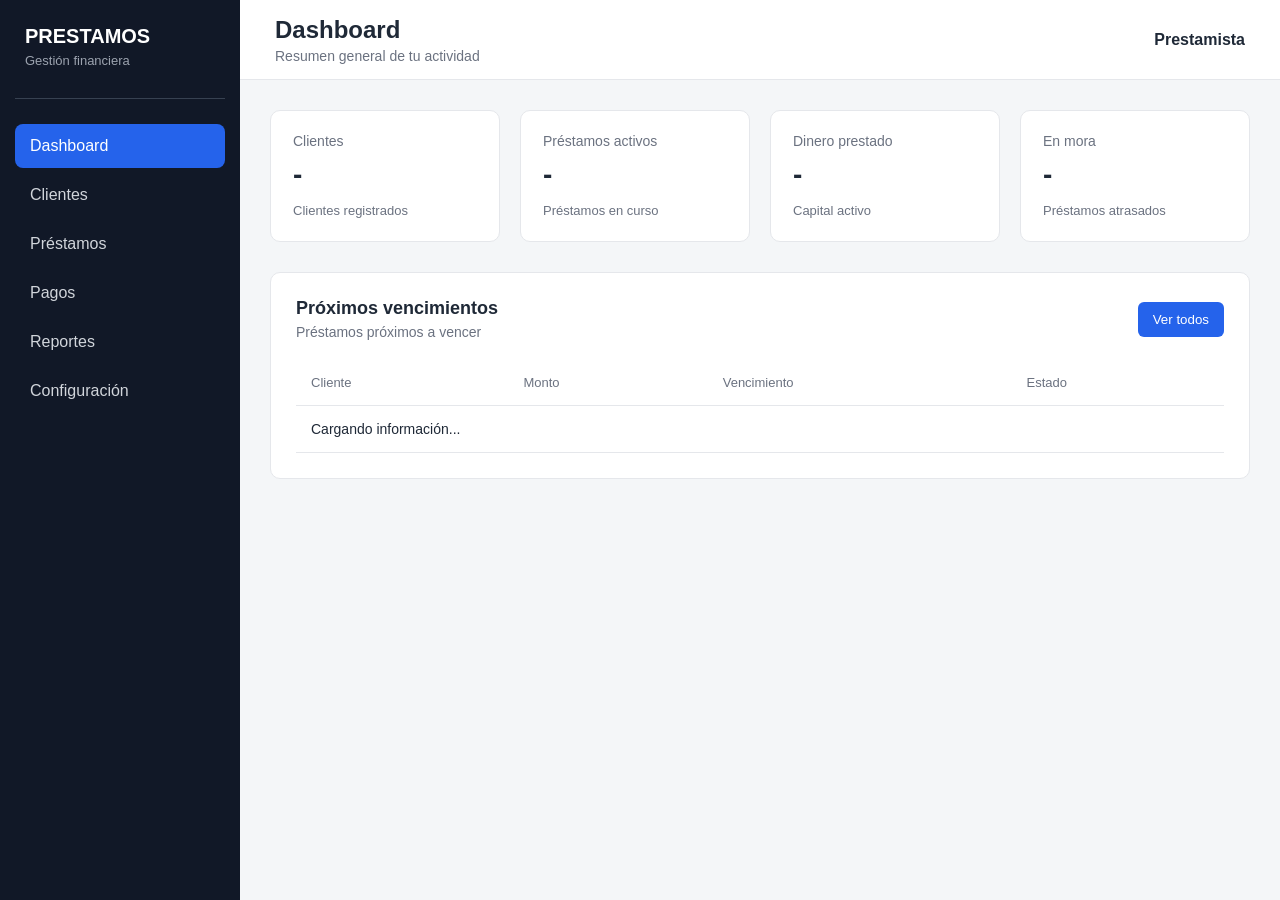
<file: index.html>
<!DOCTYPE html>
<html lang="es">

<head>
    <meta charset="UTF-8">
    <meta name="viewport" content="width=device-width, initial-scale=1.0">

    <title>Prestamos - Dashboard</title>

    <link rel="stylesheet" href="style.css">
</head>

<body>

    <div class="app">

        <!-- BARRA LATERAL -->
        <aside class="sidebar">

            <div class="logo">
                <h1>PRESTAMOS</h1>
                <p>Gestión financiera</p>
            </div>

            <nav class="menu">

                <a href="index.html" class="menu-item activo">
                    Dashboard
                </a>

                <a href="pages/clientes.html" class="menu-item">
                    Clientes
                </a>

                <a href="pages/prestamos.html" class="menu-item">
                    Préstamos
                </a>

                <a href="#" class="menu-item">
                    Pagos
                </a>

                <a href="#" class="menu-item">
                    Reportes
                </a>

                <a href="#" class="menu-item">
                    Configuración
                </a>

            </nav>

        </aside>


        <!-- CONTENIDO PRINCIPAL -->
        <main class="main">

            <!-- HEADER -->
            <header class="header">

                <div>
                    <h2>Dashboard</h2>

                    <p>
                        Resumen general de tu actividad
                    </p>
                </div>

                <div class="usuario">
                    <span>
                        Prestamista
                    </span>
                </div>

            </header>


            <!-- CONTENIDO -->
            <section class="contenido">

                <!-- TARJETAS -->
                <div class="tarjetas">

                    <div class="tarjeta">

                        <p>Clientes</p>

                        <h3 id="cantidadClientes">
                            -
                        </h3>

                        <span>
                            Clientes registrados
                        </span>

                    </div>


                    <div class="tarjeta">

                        <p>Préstamos activos</p>

                        <h3 id="prestamosActivos">
                            -
                        </h3>

                        <span>
                            Préstamos en curso
                        </span>

                    </div>


                    <div class="tarjeta">

                        <p>Dinero prestado</p>

                        <h3 id="dineroPrestado">
                            -
                        </h3>

                        <span>
                            Capital activo
                        </span>

                    </div>


                    <div class="tarjeta">

                        <p>En mora</p>

                        <h3 id="prestamosMora">
                            -
                        </h3>

                        <span>
                            Préstamos atrasados
                        </span>

                    </div>

                </div>


                <!-- PRÓXIMOS VENCIMIENTOS -->
                <div class="seccion">

                    <div class="seccion-header">

                        <div>

                            <h3>
                                Próximos vencimientos
                            </h3>

                            <p>
                                Préstamos próximos a vencer
                            </p>

                        </div>


                        <button id="verTodos">
                            Ver todos
                        </button>

                    </div>


                    <div class="tabla-container">

                        <table>

                            <thead>

                                <tr>

                                    <th>Cliente</th>

                                    <th>Monto</th>

                                    <th>Vencimiento</th>

                                    <th>Estado</th>

                                </tr>

                            </thead>


                            <tbody id="tablaVencimientos">

                                <tr>

                                    <td colspan="4">
                                        Cargando información...
                                    </td>

                                </tr>

                            </tbody>

                        </table>

                    </div>

                </div>

            </section>

        </main>

    </div>


    <script src="app.js"></script>

</body>

</html>
</file>
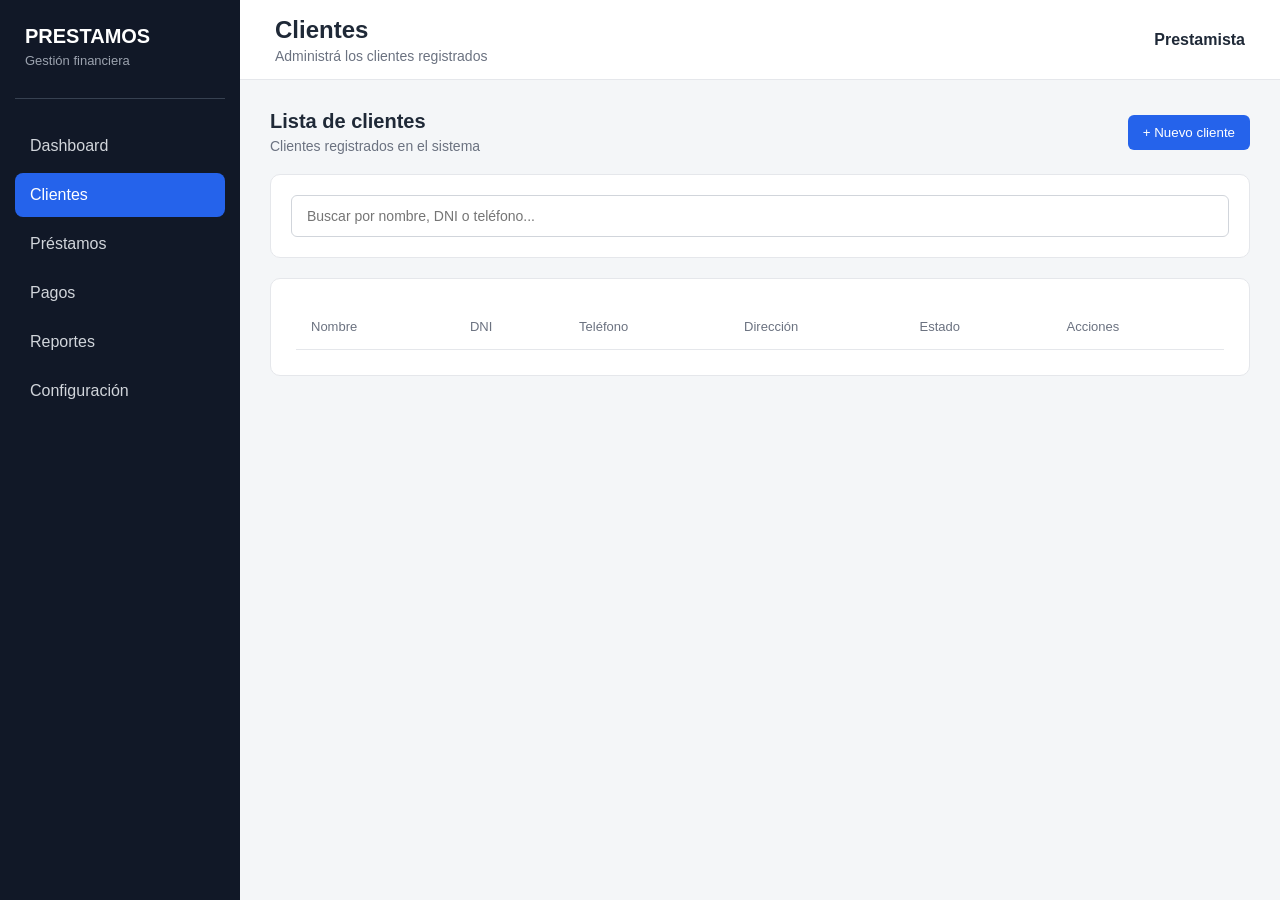
<file: clientes.html>
<!DOCTYPE html>
<html lang="es">

<head>

    <meta charset="UTF-8">

    <meta name="viewport" content="width=device-width, initial-scale=1.0">

    <title>Prestamos - Clientes</title>

    <link rel="stylesheet" href="../style.css">

</head>


<body>

    <div class="app">


        <!-- BARRA LATERAL -->

        <aside class="sidebar">

            <div class="logo">

                <h1>PRESTAMOS</h1>

                <p>Gestión financiera</p>

            </div>


            <nav class="menu">

                <a href="../index.html" class="menu-item">
                    Dashboard
                </a>

                <a href="clientes.html" class="menu-item activo">
                    Clientes
                </a>

                <a href="prestamos.html" class="menu-item">
                    Préstamos
                </a>

                <a href="#" class="menu-item">
                    Pagos
                </a>

                <a href="#" class="menu-item">
                    Reportes
                </a>

                <a href="#" class="menu-item">
                    Configuración
                </a>

            </nav>

        </aside>


        <!-- CONTENIDO PRINCIPAL -->

        <main class="main">


            <!-- HEADER -->

            <header class="header">

                <div>

                    <h2>Clientes</h2>

                    <p>
                        Administrá los clientes registrados
                    </p>

                </div>


                <div class="usuario">

                    <span>Prestamista</span>

                </div>

            </header>


            <!-- CONTENIDO -->

            <section class="contenido">


                <!-- FORMULARIO NUEVO CLIENTE -->

                <div
                    class="formulario-container"
                    id="formularioCliente"
                >

                    <div class="formulario-header">

                        <div>

                            <h3 id="tituloFormulario">
                                Nuevo cliente
                            </h3>

                            <p id="descripcionFormulario">
                                Completá los datos del cliente
                            </p>

                        </div>

                    </div>


                    <form id="formCliente">

                        <div class="form-grid">


                            <!-- NOMBRE -->

                            <div class="campo">

                                <label for="nombre">
                                    Nombre completo
                                </label>

                                <input
                                    type="text"
                                    id="nombre"
                                    placeholder="Ej: Juan Pérez"
                                    required
                                >

                            </div>


                            <!-- DNI -->

                            <div class="campo">

                                <label for="dni">
                                    DNI
                                </label>

                                <input
                                    type="text"
                                    id="dni"
                                    placeholder="Ej: 40123456"
                                    required
                                >

                            </div>


                            <!-- TELEFONO -->

                            <div class="campo">

                                <label for="telefono">
                                    Teléfono
                                </label>

                                <input
                                    type="text"
                                    id="telefono"
                                    placeholder="Ej: 11-5555-1234"
                                    required
                                >

                            </div>


                            <!-- DIRECCION -->

                            <div class="campo">

                                <label for="direccion">
                                    Dirección
                                </label>

                                <input
                                    type="text"
                                    id="direccion"
                                    placeholder="Ej: Av. Corrientes 1234"
                                >

                            </div>


                        </div>


                        <!-- BOTONES -->

                        <div class="formulario-botones">

                            <button
                                type="button"
                                id="btnCancelarCliente"
                                class="btn-cancelar"
                            >
                                Cancelar
                            </button>

                            <button
                                type="submit"
                                id="btnGuardarCliente"
                                class="btn-guardar"
                            >
                                Guardar cliente
                            </button>

                        </div>


                    </form>

                </div>


                <!-- ENCABEZADO DE CLIENTES -->

                <div class="pagina-header">

                    <div>

                        <h3>Lista de clientes</h3>

                        <p>
                            Clientes registrados en el sistema
                        </p>

                    </div>


                    <button id="btnNuevoCliente">

                        + Nuevo cliente

                    </button>

                </div>


                <!-- BUSCADOR -->

                <div class="buscador">

                    <input
                        type="text"
                        id="buscarCliente"
                        placeholder="Buscar por nombre, DNI o teléfono..."
                    >

                </div>


                <!-- TABLA -->

                <div class="seccion">

                    <div class="tabla-container">

                        <table>

                            <thead>

                                <tr>

                                    <th>Nombre</th>

                                    <th>DNI</th>

                                    <th>Teléfono</th>

                                    <th>Dirección</th>

                                    <th>Estado</th>

                                    <th>Acciones</th>

                                </tr>

                            </thead>


                            <tbody id="tablaClientes">

                                <!--
                                    Los clientes se cargarán
                                    desde el backend.
                                -->

                            </tbody>

                        </table>

                    </div>

                </div>


            </section>


        </main>


    </div>


    <!-- ================================= -->
    <!-- MODAL VER CLIENTE -->
    <!-- ================================= -->

    <div
        class="modal"
        id="modalCliente"
    >

        <div class="modal-contenido">


            <!-- HEADER DEL MODAL -->

            <div class="modal-header">

                <div>

                    <h3>Datos del cliente</h3>

                    <p>
                        Información registrada
                    </p>

                </div>


                <button
                    class="modal-cerrar"
                    id="btnCerrarModal"
                    type="button"
                >
                    ×
                </button>

            </div>


            <!-- DATOS -->

            <div class="datos-cliente">


                <div class="dato">

                    <span>Nombre</span>

                    <strong id="verNombre">
                        -
                    </strong>

                </div>


                <div class="dato">

                    <span>DNI</span>

                    <strong id="verDni">
                        -
                    </strong>

                </div>


                <div class="dato">

                    <span>Teléfono</span>

                    <strong id="verTelefono">
                        -
                    </strong>

                </div>


                <div class="dato">

                    <span>Dirección</span>

                    <strong id="verDireccion">
                        -
                    </strong>

                </div>


                <div class="dato">

                    <span>Estado</span>

                    <strong id="verEstado">
                        -
                    </strong>

                </div>


            </div>


            <!-- BOTON -->

            <div class="modal-botones">

                <button
                    type="button"
                    id="btnCerrarModalAbajo"
                >
                    Cerrar
                </button>

            </div>


        </div>

    </div>

<!-- MODAL DETALLE DEL CLIENTE -->

<div id="modalCliente" class="modal">

    <div class="modal-contenido">

        <div class="modal-header">

            <div>
                <h3>Detalle del cliente</h3>
                <p>Información completa del cliente</p>
            </div>

            <button
                type="button"
                id="btnCerrarModalCliente"
                class="modal-cerrar">
                ×
            </button>

        </div>


        <div class="modal-body">

            <div class="detalle-grid">

                <div class="detalle-item">
                    <span>Nombre</span>
                    <strong id="verNombre">-</strong>
                </div>


                <div class="detalle-item">
                    <span>DNI</span>
                    <strong id="verDni">-</strong>
                </div>


                <div class="detalle-item">
                    <span>Teléfono</span>
                    <strong id="verTelefono">-</strong>
                </div>


                <div class="detalle-item">
                    <span>Dirección</span>
                    <strong id="verDireccion">-</strong>
                </div>


                <div class="detalle-item">
                    <span>Estado</span>
                    <strong id="verEstado">-</strong>
                </div>

            </div>

        </div>


        <div class="modal-footer">

            <button
                type="button"
                id="btnEditarDesdeModal"
                class="btn-secundario">
                Editar
            </button>

            <button
                type="button"
                id="btnCerrarModalClienteFooter"
                class="btn-secundario">
                Cerrar
            </button>

        </div>

    </div>

</div>



    <script src="../app.js"></script>

</body>

</html>
</file>
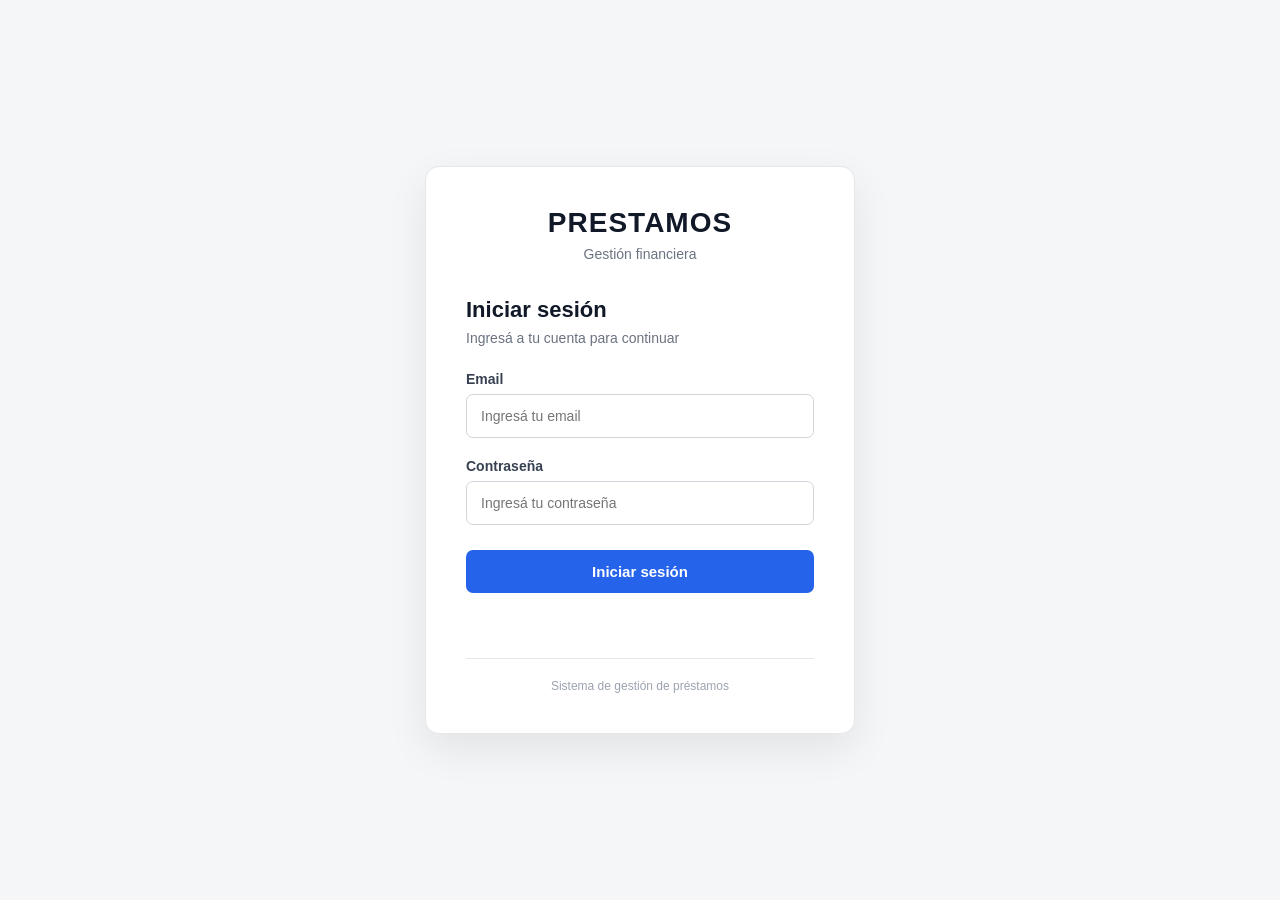
<file: login.html>
<!DOCTYPE html>
<html lang="es">

<head>

    <meta charset="UTF-8">

    <meta
        name="viewport"
        content="width=device-width, initial-scale=1.0"
    >

    <title>Iniciar sesión - Préstamos</title>

    <link rel="stylesheet" href="style.css">

</head>


<body class="login-body">


    <main class="login-container">


        <div class="login-card">


            <div class="login-logo">

                <h1>
                    PRESTAMOS
                </h1>

                <p>
                    Gestión financiera
                </p>

            </div>


            <div class="login-header">

                <h2>
                    Iniciar sesión
                </h2>

                <p>
                    Ingresá a tu cuenta para continuar
                </p>

            </div>


            <form id="formularioLogin">


                <div class="campo-login">

                    <label for="email">
                        Email
                    </label>

                    <input
                        type="email"
                        id="email"
                        placeholder="Ingresá tu email"
                        required
                    >

                </div>


                <div class="campo-login">

                    <label for="password">
                        Contraseña
                    </label>

                    <input
                        type="password"
                        id="password"
                        placeholder="Ingresá tu contraseña"
                        required
                    >

                </div>


                <button
                    type="submit"
                    class="btn-login"
                >
                    Iniciar sesión
                </button>


            </form>


            <p
                id="mensajeLogin"
                class="mensaje-login"
            ></p>


            <div class="login-footer">

                <p>
                    Sistema de gestión de préstamos
                </p>

            </div>


        </div>


    </main>


    <script src="app.js"></script>

</body>

</html>
</file>
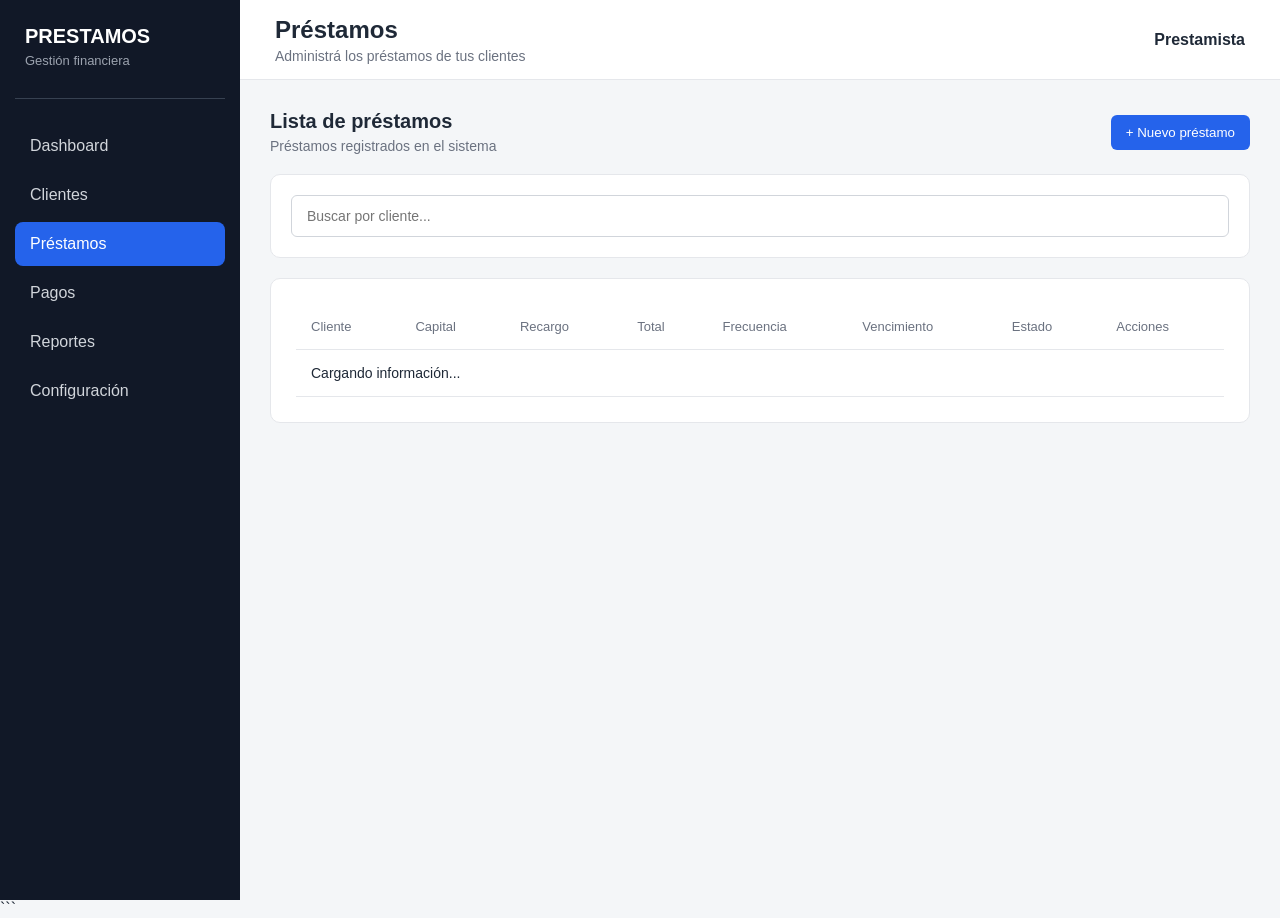
<file: prestamos.html>
<!DOCTYPE html>
<html lang="es">

<head>

    <meta charset="UTF-8">

    <meta
        name="viewport"
        content="width=device-width, initial-scale=1.0"
    >

    <title>Prestamos - Préstamos</title>

    <link rel="stylesheet" href="../style.css">

</head>


<body>

    <div class="app">


        <!-- BARRA LATERAL -->

        <aside class="sidebar">

            <div class="logo">

                <h1>PRESTAMOS</h1>

                <p>
                    Gestión financiera
                </p>

            </div>


            <nav class="menu">

                <a
                    href="../index.html"
                    class="menu-item"
                >
                    Dashboard
                </a>


                <a
                    href="clientes.html"
                    class="menu-item"
                >
                    Clientes
                </a>


                <a
                    href="prestamos.html"
                    class="menu-item activo"
                >
                    Préstamos
                </a>


                <a
                    href="#"
                    class="menu-item"
                >
                    Pagos
                </a>


                <a
                    href="#"
                    class="menu-item"
                >
                    Reportes
                </a>


                <a
                    href="#"
                    class="menu-item"
                >
                    Configuración
                </a>

            </nav>

        </aside>



        <!-- CONTENIDO PRINCIPAL -->

        <main class="main">


            <!-- HEADER -->

            <header class="header">

                <div>

                    <h2>
                        Préstamos
                    </h2>

                    <p>
                        Administrá los préstamos de tus clientes
                    </p>

                </div>


                <div class="usuario">

                    <span>
                        Prestamista
                    </span>

                </div>

            </header>



            <!-- CONTENIDO -->

            <section class="contenido">
                
<!-- FORMULARIO NUEVO PRÉSTAMO -->

<div
    class="formulario-container"
    id="formularioPrestamo"
>

    <div class="formulario-header">

        <div>

            <h3>
                Nuevo préstamo
            </h3>

            <p>
                Completá los datos del préstamo
            </p>

        </div>

    </div>


    <form id="formPrestamo">

        <div class="form-grid">


            <!-- CLIENTE -->

            <div class="campo">

                <label for="clientePrestamo">
                    Cliente
                </label>

                <select
                    id="clientePrestamo"
                    required
                >

                    <option value="">
                        Seleccioná un cliente
                    </option>

                </select>

            </div>


            <!-- CAPITAL -->

            <div class="campo">

                <label for="montoCapital">
                    Monto del capital
                </label>

                <input
                    type="number"
                    id="montoCapital"
                    placeholder="Ej: 50000"
                    min="1"
                    required
                >

            </div>


            <!-- RECARGO -->

            <div class="campo">

                <label for="porcentajeRecargo">
                    Porcentaje de recargo
                </label>

                <input
                    type="number"
                    id="porcentajeRecargo"
                    placeholder="Ej: 20"
                    min="0"
                    step="0.01"
                    required
                >

            </div>


            <!-- FRECUENCIA -->

            <div class="campo">

                <label for="frecuenciaPrestamo">
                    Frecuencia de pago
                </label>

                <select
                    id="frecuenciaPrestamo"
                    required
                >

                    <option value="">
                        Seleccioná una frecuencia
                    </option>

                    <option value="DIARIO">
                        Diario
                    </option>

                    <option value="SEMANAL">
                        Semanal
                    </option>

                    <option value="QUINCENAL">
                        Quincenal
                    </option>

                    <option value="MENSUAL">
                        Mensual
                    </option>

                </select>

            </div>


        </div>


        <div class="formulario-botones">

            <button
                type="button"
                id="btnCancelarPrestamo"
                class="btn-cancelar"
            >
                Cancelar
            </button>


            <button
                type="submit"
                id="btnGuardarPrestamo"
                class="btn-guardar"
            >
                Guardar préstamo
            </button>

        </div>

    </form>

</div>




                <!-- ENCABEZADO -->

                <div class="pagina-header">

                    <div>

                        <h3>
                            Lista de préstamos
                        </h3>

                        <p>
                            Préstamos registrados en el sistema
                        </p>

                    </div>


                    <button id="btnNuevoPrestamo">

                        + Nuevo préstamo

                    </button>

                </div>



                <!-- BUSCADOR -->

                <div class="buscador">

                    <input
                        type="text"
                        id="buscarPrestamo"
                        placeholder="Buscar por cliente..."
                    >

                </div>



                <!-- TABLA -->

                <div class="seccion">

                    <div class="tabla-container">

                        <table>

                            <thead>

                                <tr>

                                    <th>
                                        Cliente
                                    </th>

                                    <th>
                                        Capital
                                    </th>

                                    <th>
                                        Recargo
                                    </th>

                                    <th>
                                        Total
                                    </th>

                                    <th>
                                        Frecuencia
                                    </th>

                                    <th>
                                        Vencimiento
                                    </th>

                                    <th>
                                        Estado
                                    </th>

                                    <th>
                                        Acciones
                                    </th>

                                </tr>

                            </thead>


                            <tbody id="tablaPrestamos">

                                <tr>

                                    <td colspan="8">
                                        Cargando información...
                                    </td>

                                </tr>

                            </tbody>

                        </table>

                    </div>

                </div>


            </section>

        </main>

    </div>

<!-- MODAL DETALLE DEL PRÉSTAMO -->

<div id="modalPrestamo" class="modal">

    <div class="modal-contenido">

        <div class="modal-header">

            <div>
                <h3>Detalle del préstamo</h3>

                <p>
                    Información completa del préstamo
                </p>
            </div>

            <button
                type="button"
                id="btnCerrarModalPrestamo"
                class="modal-cerrar"
            >
                ×
            </button>

        </div>


        <div class="modal-body">

            <div class="detalle-grid">

                <div class="detalle-item">
                    <span>Cliente</span>
                    <strong id="detalleCliente">-</strong>
                </div>

                <div class="detalle-item">
                    <span>Capital</span>
                    <strong id="detalleCapital">-</strong>
                </div>

                <div class="detalle-item">
                    <span>Recargo</span>
                    <strong id="detalleRecargo">-</strong>
                </div>

                <div class="detalle-item">
                    <span>Total</span>
                    <strong id="detalleTotal">-</strong>
                </div>

                <div class="detalle-item">
                    <span>Frecuencia</span>
                    <strong id="detalleFrecuencia">-</strong>
                </div>

                <div class="detalle-item">
                    <span>Fecha de inicio</span>
                    <strong id="detalleFechaInicio">-</strong>
                </div>

                <div class="detalle-item">
                    <span>Fecha de vencimiento</span>
                    <strong id="detalleFechaVencimiento">-</strong>
                </div>

                <div class="detalle-item">
                    <span>Renovaciones</span>
                    <strong id="detalleRenovaciones">-</strong>
                </div>

                <div class="detalle-item">
                    <span>Estado</span>
                    <strong id="detalleEstado">-</strong>
                </div>

            </div>

        </div>


        
<div class="modal-footer">

    <button
        type="button"
        id="btnRenovarPrestamo"
        class="btn-secundario">
        Renovar préstamo
    </button>

    <button
        type="button"
        id="btnCancelarPrestamoTotal"
        class="btn-secundario">
        Cancelar préstamo
    </button>

    <button
        type="button"
        id="btnCerrarModalPrestamoFooter"
        class="btn-secundario">
        Cerrar
    </button>

</div>



    </div>

</div>




    <script src="../app.js"></script>

</body>

</html>
```
</file>
<file: style.css>
* {
    margin: 0;
    padding: 0;
    box-sizing: border-box;
}


body {
    font-family: Arial, sans-serif;
    background-color: #f4f6f8;
    color: #1f2937;
}


/* ================================= */
/* ESTRUCTURA GENERAL */
/* ================================= */

.app {
    display: flex;
    min-height: 100vh;
}


/* ================================= */
/* SIDEBAR */
/* ================================= */

.sidebar {
    width: 240px;
    background-color: #111827;
    color: white;
    padding: 25px 15px;
}


.logo {
    padding: 0 10px 30px;
    border-bottom: 1px solid #374151;
}


.logo h1 {
    font-size: 20px;
}


.logo p {
    margin-top: 5px;
    font-size: 13px;
    color: #9ca3af;
}


/* ================================= */
/* MENU */
/* ================================= */

.menu {
    margin-top: 25px;
}


.menu-item {
    display: block;
    padding: 13px 15px;
    margin-bottom: 5px;
    color: #d1d5db;
    text-decoration: none;
    border-radius: 8px;
    transition: 0.2s;
}


.menu-item:hover {
    background-color: #1f2937;
    color: white;
}


.menu-item.activo {
    background-color: #2563eb;
    color: white;
}


/* ================================= */
/* CONTENIDO PRINCIPAL */
/* ================================= */

.main {
    flex: 1;
}


/* ================================= */
/* HEADER */
/* ================================= */

.header {
    height: 80px;
    display: flex;
    align-items: center;
    justify-content: space-between;
    padding: 0 35px;
    background-color: white;
    border-bottom: 1px solid #e5e7eb;
}


.header h2 {
    font-size: 24px;
}


.header p {
    margin-top: 4px;
    color: #6b7280;
    font-size: 14px;
}


.usuario {
    font-weight: bold;
}


/* ================================= */
/* CONTENIDO */
/* ================================= */

.contenido {
    padding: 30px;
}


/* ================================= */
/* TARJETAS */
/* ================================= */

.tarjetas {
    display: grid;
    grid-template-columns: repeat(4, 1fr);
    gap: 20px;
    margin-bottom: 30px;
}


.tarjeta {
    background-color: white;
    padding: 22px;
    border-radius: 10px;
    border: 1px solid #e5e7eb;
}


.tarjeta p {
    color: #6b7280;
    font-size: 14px;
}


.tarjeta h3 {
    margin: 10px 0;
    font-size: 28px;
}


.tarjeta span {
    color: #6b7280;
    font-size: 13px;
}


/* ================================= */
/* SECCIONES */
/* ================================= */

.seccion {
    background-color: white;
    border: 1px solid #e5e7eb;
    border-radius: 10px;
    padding: 25px;
}


.seccion-header {
    display: flex;
    justify-content: space-between;
    align-items: center;
    margin-bottom: 20px;
}


.seccion-header h3 {
    font-size: 18px;
}


.seccion-header p {
    margin-top: 5px;
    color: #6b7280;
    font-size: 14px;
}


/* ================================= */
/* BOTON */
/* ================================= */

button {
    border: none;
    background-color: #2563eb;
    color: white;
    padding: 10px 15px;
    border-radius: 6px;
    cursor: pointer;
}


button:hover {
    background-color: #1d4ed8;
}


/* ================================= */
/* TABLA */
/* ================================= */

.tabla-container {
    overflow-x: auto;
}


table {
    width: 100%;
    border-collapse: collapse;
}


th,
td {
    text-align: left;
    padding: 15px;
    border-bottom: 1px solid #e5e7eb;
}


th {
    color: #6b7280;
    font-size: 13px;
    font-weight: normal;
}


td {
    font-size: 14px;
}


/* ================================= */
/* ESTADOS */
/* ================================= */

.estado {
    display: inline-block;
    padding: 5px 10px;
    border-radius: 20px;
    font-size: 12px;
    font-weight: bold;
}


.estado.activo {
    background-color: #dcfce7;
    color: #166534;
}


.estado.mora {
    background-color: #fee2e2;
    color: #991b1b;
}


.estado.bloqueado {
    background-color: #e5e7eb;
    color: #374151;
}


/* ================================= */
/* RESPONSIVE */
/* ================================= */

@media (max-width: 1000px) {

    .tarjetas {
        grid-template-columns: repeat(2, 1fr);
    }

}


@media (max-width: 700px) {

    .sidebar {
        width: 190px;
    }

    .tarjetas {
        grid-template-columns: 1fr;
    }

    .contenido {
        padding: 20px;
    }

}


/* ================================= */
/* PAGINA CLIENTES */
/* ================================= */

.pagina-header {
    display: flex;
    justify-content: space-between;
    align-items: center;
    margin-bottom: 20px;
}


.pagina-header h3 {
    font-size: 20px;
}


.pagina-header p {
    margin-top: 5px;
    color: #6b7280;
    font-size: 14px;
}


/* ================================= */
/* BUSCADOR */
/* ================================= */

.buscador {
    background-color: white;
    padding: 20px;
    border: 1px solid #e5e7eb;
    border-radius: 10px;
    margin-bottom: 20px;
}


.buscador input {
    width: 100%;
    padding: 12px 15px;
    border: 1px solid #d1d5db;
    border-radius: 6px;
    font-size: 14px;
    outline: none;
}


.buscador input:focus {
    border-color: #2563eb;
}


/* ================================= */
/* BOTONES DE TABLA */
/* ================================= */

.btn-tabla {
    background-color: #f3f4f6;
    color: #374151;
    padding: 7px 10px;
    margin-right: 5px;
    border-radius: 5px;
    font-size: 12px;
}


.btn-tabla:hover {
    background-color: #e5e7eb;
}


/* ================================= */
/* FORMULARIO CLIENTE */
/* ================================= */

.formulario-container {
    display: none;
    background-color: white;
    border: 1px solid #e5e7eb;
    border-radius: 10px;
    padding: 25px;
    margin-bottom: 25px;
}


.formulario-header {
    margin-bottom: 25px;
}


.formulario-header h3 {
    font-size: 20px;
}


.formulario-header p {
    margin-top: 5px;
    color: #6b7280;
    font-size: 14px;
}


/* ================================= */
/* GRID DEL FORMULARIO */
/* ================================= */

.form-grid {
    display: grid;
    grid-template-columns: repeat(2, 1fr);
    gap: 20px;
}


/* ================================= */
/* CAMPOS */
/* ================================= */

.campo {
    display: flex;
    flex-direction: column;
}


.campo label {
    margin-bottom: 7px;
    font-size: 14px;
    font-weight: bold;
    color: #374151;
}


.campo input,
.campo select {
    padding: 11px 12px;
    border: 1px solid #d1d5db;
    border-radius: 6px;
    font-size: 14px;
    outline: none;
}


.campo input:focus,
.campo select:focus {
    border-color: #2563eb;
}


/* ================================= */
/* BOTONES DEL FORMULARIO */
/* ================================= */

.formulario-botones {
    display: flex;
    justify-content: flex-end;
    gap: 10px;
    margin-top: 25px;
}


.btn-cancelar {
    background-color: #f3f4f6;
    color: #374151;
}


.btn-cancelar:hover {
    background-color: #e5e7eb;
}


.btn-guardar {
    background-color: #2563eb;
    color: white;
}


.btn-guardar:hover {
    background-color: #1d4ed8;
}


/* ================================= */
/* RESPONSIVE FORMULARIO */
/* ================================= */

@media (max-width: 700px) {

    .form-grid {
        grid-template-columns: 1fr;
    }

}


/* ================================= */
/* MODAL CLIENTE */
/* ================================= */

.modal {
    display: none;
    position: fixed;
    top: 0;
    left: 0;
    width: 100%;
    height: 100%;
    background: rgba(0, 0, 0, 0.5);
    align-items: center;
    justify-content: center;
    z-index: 1000;
}


.modal-contenido {
    background: white;
    width: 500px;
    max-width: 90%;
    border-radius: 10px;
    padding: 25px;
    box-shadow: 0 10px 30px rgba(0, 0, 0, 0.2);
}


.modal-header {
    display: flex;
    justify-content: space-between;
    align-items: flex-start;
    margin-bottom: 25px;
}


.modal-header h3 {
    margin: 0 0 5px 0;
}


.modal-header p {
    margin: 0;
    color: #666;
}


.modal-cerrar {
    border: none;
    background: none;
    font-size: 28px;
    cursor: pointer;
    color: #666;
    padding: 0;
}


.modal-cerrar:hover {
    background: none;
    color: #000;
}


.datos-cliente {
    display: grid;
    grid-template-columns: 1fr 1fr;
    gap: 15px;
}


.dato {
    display: flex;
    flex-direction: column;
    gap: 5px;
    padding: 12px;
    background: #f5f5f5;
    border-radius: 6px;
}


.dato span {
    font-size: 13px;
    color: #666;
}


.dato strong {
    font-size: 15px;
}


.modal-botones {
    display: flex;
    justify-content: flex-end;
    margin-top: 25px;
}


/* ================================= */
/* RESPONSIVE MODAL */
/* ================================= */

@media (max-width: 600px) {

    .datos-cliente {
        grid-template-columns: 1fr;
    }

}


/* ================================= */
/* LOGIN */
/* ================================= */

.login-body {
    min-height: 100vh;

    display: flex;

    align-items: center;

    justify-content: center;

    background-color: #f4f6f8;

    padding: 20px;
}


.login-container {
    width: 100%;

    max-width: 430px;
}


.login-card {
    background-color: white;

    padding: 40px;

    border-radius: 14px;

    border: 1px solid #e5e7eb;

    box-shadow: 0 15px 40px rgba(0, 0, 0, 0.08);
}


.login-logo {
    text-align: center;

    margin-bottom: 35px;
}


.login-logo h1 {
    font-size: 28px;

    color: #111827;

    letter-spacing: 1px;
}


.login-logo p {
    margin-top: 7px;

    color: #6b7280;

    font-size: 14px;
}


.login-header {
    margin-bottom: 25px;
}


.login-header h2 {
    font-size: 22px;

    color: #111827;

    margin-bottom: 7px;
}


.login-header p {
    color: #6b7280;

    font-size: 14px;
}


.campo-login {
    display: flex;

    flex-direction: column;

    margin-bottom: 20px;
}


.campo-login label {
    margin-bottom: 7px;

    font-size: 14px;

    font-weight: bold;

    color: #374151;
}


.campo-login input {
    width: 100%;

    padding: 13px 14px;

    border: 1px solid #d1d5db;

    border-radius: 7px;

    font-size: 14px;

    outline: none;

    transition: 0.2s;
}


.campo-login input:focus {
    border-color: #2563eb;

    box-shadow: 0 0 0 3px rgba(37, 99, 235, 0.1);
}


.btn-login {
    width: 100%;

    padding: 13px;

    margin-top: 5px;

    background-color: #2563eb;

    color: white;

    border: none;

    border-radius: 7px;

    font-size: 15px;

    font-weight: bold;

    cursor: pointer;

    transition: 0.2s;
}


.btn-login:hover {
    background-color: #1d4ed8;

    transform: translateY(-1px);
}


.mensaje-login {
    min-height: 20px;

    margin-top: 15px;

    text-align: center;

    color: #dc2626;

    font-size: 14px;
}


.login-footer {
    margin-top: 30px;

    padding-top: 20px;

    border-top: 1px solid #e5e7eb;

    text-align: center;
}


.login-footer p {
    color: #9ca3af;

    font-size: 12px;
}


/* ================================= */
/* RESPONSIVE LOGIN */
/* ================================= */

@media (max-width: 500px) {

    .login-card {
        padding: 30px 25px;
    }

}

/* ========================================
   MODAL DETALLE DEL PRÉSTAMO
======================================== */

.modal {
    display: none;
    position: fixed;
    z-index: 1000;
    left: 0;
    top: 0;
    width: 100%;
    height: 100%;
    background: rgba(0, 0, 0, 0.45);
    align-items: center;
    justify-content: center;
    padding: 20px;
    box-sizing: border-box;
}


.modal-contenido {
    width: 100%;
    max-width: 700px;
    background: white;
    border-radius: 12px;
    box-shadow: 0 10px 30px rgba(0, 0, 0, 0.2);
    overflow: hidden;
}


.modal-header {
    display: flex;
    align-items: flex-start;
    justify-content: space-between;
    padding: 24px;
    border-bottom: 1px solid #e5e7eb;
}


.modal-header h3 {
    margin: 0 0 6px 0;
    font-size: 22px;
}


.modal-header p {
    margin: 0;
    color: #6b7280;
    font-size: 14px;
}


.modal-cerrar {
    border: none;
    background: transparent;
    font-size: 28px;
    line-height: 1;
    cursor: pointer;
    color: #6b7280;
    padding: 0;
}


.modal-cerrar:hover {
    color: #111827;
}


.modal-body {
    padding: 24px;
}


.detalle-grid {
    display: grid;
    grid-template-columns: repeat(2, 1fr);
    gap: 18px;
}


.detalle-item {
    padding: 16px;
    background: #f8fafc;
    border-radius: 8px;
    border: 1px solid #e5e7eb;
}


.detalle-item span {
    display: block;
    font-size: 13px;
    color: #6b7280;
    margin-bottom: 6px;
}


.detalle-item strong {
    display: block;
    font-size: 16px;
    color: #111827;
}


.modal-footer {
    display: flex;
    justify-content: flex-end;
    padding: 18px 24px;
    border-top: 1px solid #e5e7eb;
}


.btn-secundario {
    padding: 10px 18px;
    border: 1px solid #d1d5db;
    border-radius: 8px;
    background: white;
    color: #374151;
    cursor: pointer;
    font-size: 14px;
}


.btn-secundario:hover {
    background: #f3f4f6;
}


/* ========================================
   MODAL EN CELULAR
======================================== */

@media (max-width: 600px) {

    .detalle-grid {
        grid-template-columns: 1fr;
    }

    .modal-contenido {
        max-height: 90vh;
        overflow-y: auto;
    }

}
</file>
